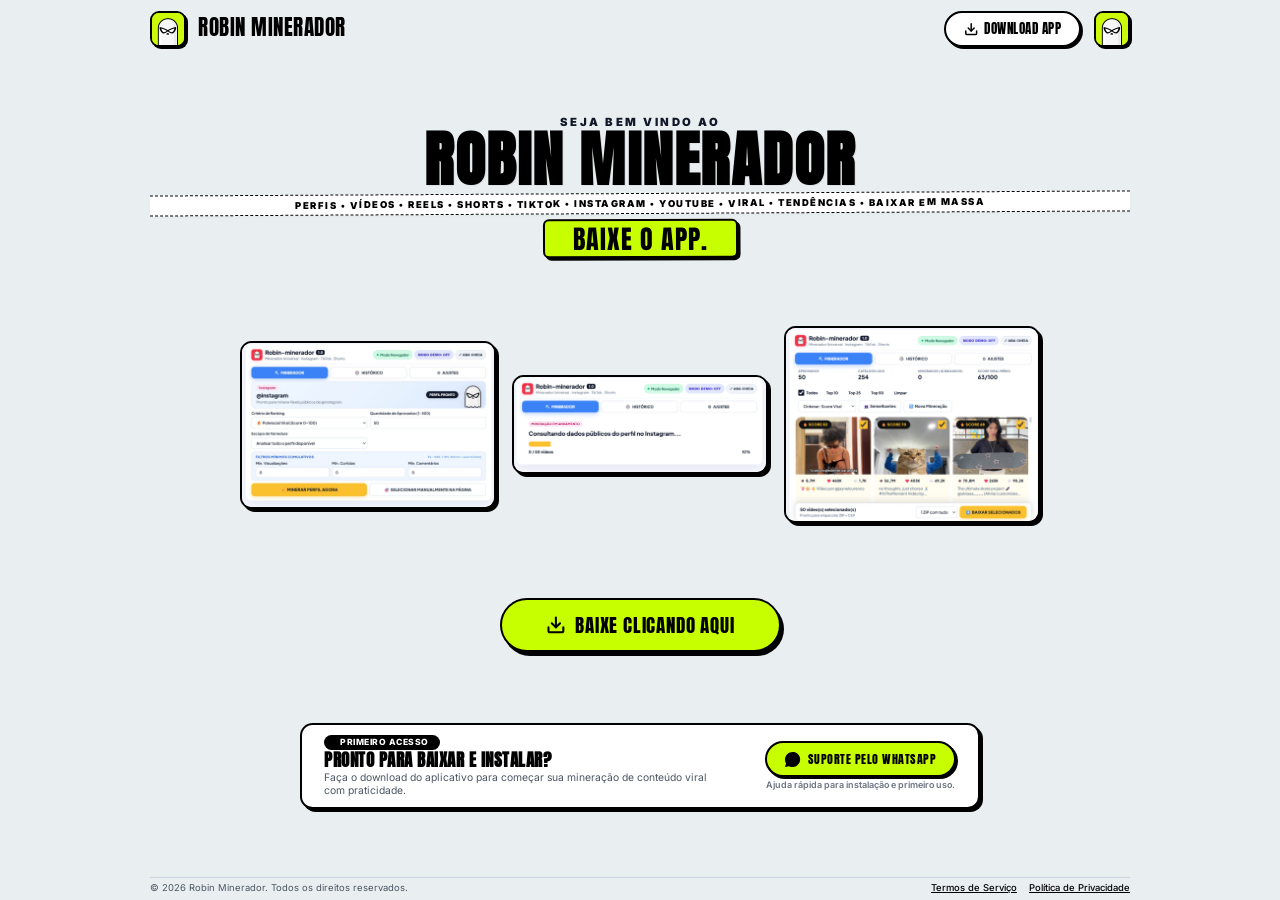
<file: index.html>
<!DOCTYPE html>
<html lang="pt-BR">
<head>
  <meta charset="UTF-8">
  <meta name="viewport" content="width=device-width, initial-scale=1.0">
  <title>ROBIN MINERADOR | Baixe o Aplicativo Oficial</title>
  <meta name="description" content="Faça o download oficial do Robin Minerador - Ferramenta de mineração de conteúdo viral para Instagram Reels, TikTok e YouTube Shorts.">
  <meta name="theme-color" content="#C8FF00">
  <link rel="icon" type="image/jpeg" href="assets/new-logo.jpg">

  <!-- Google Fonts: Anton (Impact/Display) e Inter (Clean Sans-Serif) -->
  <link rel="preconnect" href="https://fonts.googleapis.com">
  <link rel="preconnect" href="https://fonts.gstatic.com" crossorigin>
  <link href="https://fonts.googleapis.com/css2?family=Anton&family=Inter:wght@400;500;600;700;800;900&display=swap" rel="stylesheet">

  <style>
    /* ==========================================================================
       RESET E VARIÁVEIS VISUAIS
       ========================================================================== */
    *, *::before, *::after {
      box-sizing: border-box;
      margin: 0;
      padding: 0;
    }

    :root {
      --bg-page: #E9EFF1;
      --card-bg: #FFFFFF;
      --border-color: #000000;
      --neon-lime: #C8FF00;
      --text-main: #000000;
      --text-muted: #6B7280;
      --text-sub: #4B5563;
      --blue-toggle: #1877F2;
      --font-display: 'Anton', sans-serif;
      --font-sans: 'Inter', -apple-system, BlinkMacSystemFont, "Segoe UI", Roboto, sans-serif;
    }

    html, body {
      height: 100%;
      background-color: var(--bg-page);
      color: var(--text-main);
      font-family: var(--font-sans);
      -webkit-font-smoothing: antialiased;
      overflow-x: hidden;
    }

    /* Enquadramento estrito na primeira tela para Desktop */
    @media (min-height: 580px) and (min-width: 961px) {
      body {
        overflow-y: hidden;
      }
    }

    body {
      display: flex;
      flex-direction: column;
      align-items: center;
      justify-content: space-between;
      padding: clamp(6px, 1.2vh, 16px) clamp(12px, 2vw, 24px) clamp(4px, 0.8vh, 10px);
    }

    /* Container Central Proporcional e Equilibrado */
    .app-container {
      width: 100%;
      max-width: 980px;
      height: 100%;
      max-height: 100vh;
      margin: 0 auto;
      display: flex;
      flex-direction: column;
      justify-content: space-between;
    }

    /* ==========================================================================
       1. CABEÇALHO / NAVBAR SUPERIOR
       ========================================================================== */
    .site-nav {
      display: flex;
      align-items: center;
      justify-content: space-between;
      width: 100%;
      flex-shrink: 0;
      margin-bottom: clamp(2px, 0.5vh, 6px);
    }

    .brand-logo-wrap {
      display: flex;
      align-items: center;
      gap: clamp(8px, 1vw, 12px);
      text-decoration: none;
      color: var(--text-main);
    }

    .brand-icon-box {
      width: clamp(30px, 4vh, 38px);
      height: clamp(30px, 4vh, 38px);
      background-color: var(--neon-lime);
      border: 2px solid var(--border-color);
      border-radius: 9px;
      display: flex;
      align-items: center;
      justify-content: center;
      box-shadow: 2px 2px 0 var(--border-color);
      flex-shrink: 0;
      overflow: hidden;
    }

    .brand-icon-box img {
      width: 100%;
      height: 100%;
      object-fit: cover;
      display: block;
    }

    .brand-title-text {
      font-family: var(--font-display);
      font-size: clamp(17px, 2.3vh, 23px);
      letter-spacing: 0.5px;
      text-transform: uppercase;
      line-height: 1;
    }

    /* Área Direita: Botão de Download e Slot para Logo Superior Direito */
    .nav-right-wrap {
      display: flex;
      align-items: center;
      gap: clamp(8px, 1vw, 14px);
    }

    .header-right-logo-slot {
      width: clamp(30px, 4vh, 38px);
      height: clamp(30px, 4vh, 38px);
      background: var(--neon-lime);
      border: 2px solid var(--border-color);
      border-radius: 9px;
      box-shadow: 2px 2px 0 var(--border-color);
      display: flex;
      align-items: center;
      justify-content: center;
      overflow: hidden;
      flex-shrink: 0;
    }

    .header-right-logo-slot img {
      width: 100%;
      height: 100%;
      object-fit: cover;
      display: block;
    }

    .nav-download-btn {
      background: #FFFFFF;
      border: 2px solid var(--border-color);
      border-radius: 9999px;
      padding: clamp(4px, 0.7vh, 7px) clamp(12px, 1.4vw, 18px);
      font-family: var(--font-display);
      font-size: clamp(11px, 1.4vh, 13px);
      letter-spacing: 0.5px;
      color: var(--text-main);
      text-decoration: none;
      display: inline-flex;
      align-items: center;
      gap: 6px;
      cursor: pointer;
      box-shadow: 2px 2px 0 var(--border-color);
      transition: all 0.15s cubic-bezier(0.4, 0, 0.2, 1);
    }

    .nav-download-btn:hover {
      background-color: #F8F9FA;
      transform: translateY(-1px);
      box-shadow: 2px 3px 0 var(--border-color);
    }

    .nav-download-btn:active {
      transform: translateY(1px);
      box-shadow: 1px 1px 0 var(--border-color);
    }

    .nav-download-btn svg {
      width: clamp(12px, 1.6vh, 15px);
      height: clamp(12px, 1.6vh, 15px);
      stroke-width: 2.5;
    }

    /* ==========================================================================
       2. HERO / TÍTULO PRINCIPAL (MAIS FORTE E DESTACADO)
       ========================================================================== */
    .hero-section {
      text-align: center;
      display: flex;
      flex-direction: column;
      align-items: center;
      flex-shrink: 0;
      margin-bottom: clamp(3px, 0.5vh, 7px);
    }

    /* Subtítulo: SEJA BEM VINDO AO */
    .hero-kicker {
      font-size: clamp(9px, 1.25vh, 13px);
      font-weight: 900;
      letter-spacing: 2.5px;
      color: #111827;
      text-transform: uppercase;
      margin-bottom: clamp(1px, 0.2vh, 3px);
    }

    /* Título Principal AUMENTADO com forte destaque visual */
    .hero-main-title {
      font-family: var(--font-display);
      font-size: clamp(36px, 6.8vh, 66px);
      line-height: 0.92;
      letter-spacing: 1.5px;
      color: var(--text-main);
      text-transform: uppercase;
      margin-bottom: clamp(2px, 0.4vh, 5px);
      text-shadow: 1px 1px 0 rgba(0,0,0,0.06);
    }

    /* Faixa de fita / Ticker com bordas tracejadas */
    .ticker-ribbon-wrap {
      width: 100%;
      background: #FFFFFF;
      border-top: 1.5px dashed var(--border-color);
      border-bottom: 1.5px dashed var(--border-color);
      padding: clamp(2.5px, 0.45vh, 5px) 0;
      margin: clamp(1px, 0.25vh, 4px) 0 clamp(3px, 0.5vh, 6px);
      display: flex;
      justify-content: center;
      align-items: center;
      transform: rotate(-0.3deg);
      box-shadow: 0 1px 3px rgba(0,0,0,0.03);
    }

    .ticker-ribbon-text {
      font-size: clamp(7.5px, 1.05vh, 10.5px);
      font-weight: 900;
      letter-spacing: 1.5px;
      color: var(--text-main);
      text-transform: uppercase;
      white-space: nowrap;
      text-align: center;
      padding: 0 8px;
    }

    /* Caixa Neon Destaque: BAIXE O APP. */
    .neon-download-box {
      background-color: var(--neon-lime);
      border: 2px solid var(--border-color);
      border-radius: 6px;
      padding: clamp(3px, 0.5vh, 5px) clamp(16px, 2.2vw, 28px);
      display: inline-block;
      box-shadow: 2.5px 2.5px 0 var(--border-color);
      transform: rotate(-0.2deg);
    }

    .neon-download-text {
      font-family: var(--font-display);
      font-size: clamp(17px, 2.9vh, 28px);
      line-height: 1;
      letter-spacing: 1px;
      color: var(--text-main);
      text-transform: uppercase;
    }

    /* ==========================================================================
       3. GRID COM OS 3 CARDS CENTRAIS (PROPORCIONAIS ÀS IMAGENS SEM CORTE)
       ========================================================================== */
    .mockup-grid-wrapper {
      display: flex;
      justify-content: center;
      width: 100%;
      margin-bottom: clamp(4px, 0.7vh, 8px);
    }

    .mockup-grid {
      display: grid;
      grid-template-columns: repeat(3, 1fr);
      gap: clamp(10px, 1.4vw, 16px);
      width: 100%;
      max-width: 800px;
      align-items: center;
    }

    .mockup-card {
      background: var(--card-bg);
      border: 2px solid var(--border-color);
      border-radius: clamp(10px, 1.3vh, 14px);
      box-shadow: 3px 3px 0 var(--border-color);
      overflow: hidden;
      display: flex;
      align-items: center;
      justify-content: center;
      transition: transform 0.2s cubic-bezier(0.4, 0, 0.2, 1), box-shadow 0.2s cubic-bezier(0.4, 0, 0.2, 1);
    }

    .mockup-card:hover {
      transform: translateY(-2px);
      box-shadow: 3px 5px 0 var(--border-color);
    }

    .card-image-content {
      width: 100%;
      height: auto;
      display: block;
      object-fit: contain;
    }

    /* ==========================================================================
       4. BOTÃO CENTRAL DE DOWNLOAD: BAIXE CLICANDO AQUI
       (Estilo visual de referência alinhado com "BAIXE O APP.")
       ========================================================================== */
    .center-cta-wrap {
      display: flex;
      justify-content: center;
      flex-shrink: 0;
      margin: clamp(2px, 0.5vh, 6px) 0 clamp(4px, 0.7vh, 8px);
    }

    .main-download-btn {
      background-color: var(--neon-lime);
      color: #000000;
      border: 2.5px solid var(--border-color);
      border-radius: 9999px;
      padding: clamp(8px, 1.25vh, 13px) clamp(26px, 3.5vw, 44px);
      font-family: var(--font-display);
      font-size: clamp(14px, 2.1vh, 20px);
      letter-spacing: 0.8px;
      text-transform: uppercase;
      text-decoration: none;
      display: inline-flex;
      align-items: center;
      gap: 10px;
      cursor: pointer;
      box-shadow: 3px 4px 0 var(--border-color);
      transition: all 0.15s cubic-bezier(0.4, 0, 0.2, 1);
    }

    .main-download-btn:hover {
      transform: translateY(-2px);
      box-shadow: 3px 6px 0 var(--border-color);
      background-color: #D4FF24;
    }

    .main-download-btn:active {
      transform: translateY(2px);
      box-shadow: 1px 1px 0 var(--border-color);
    }

    .main-download-btn svg {
      width: clamp(16px, 2.2vh, 21px);
      height: clamp(16px, 2.2vh, 21px);
      stroke-width: 2.5;
    }

    /* ==========================================================================
       5. CARD INFERIOR: SUPORTE / PRIMEIRO ACESSO (COMPACTO E RETANGULAR)
       ========================================================================== */
    .bottom-callout-wrapper {
      display: flex;
      justify-content: center;
      width: 100%;
      margin-bottom: clamp(3px, 0.5vh, 6px);
      flex-shrink: 0;
    }

    .bottom-callout-card {
      background: var(--card-bg);
      border: 2px solid var(--border-color);
      border-radius: clamp(10px, 1.4vh, 14px);
      padding: clamp(6px, 1.1vh, 12px) clamp(14px, 1.8vw, 22px);
      box-shadow: 3px 3px 0 var(--border-color);
      display: flex;
      align-items: center;
      justify-content: space-between;
      gap: 16px;
      width: 100%;
      max-width: 680px; /* Alinhado à largura compacta dos cards */
    }

    .callout-info-side {
      display: flex;
      flex-direction: column;
      align-items: flex-start;
    }

    .callout-badge-pill {
      background-color: #000000;
      color: #FFFFFF;
      border-radius: 9999px;
      padding: clamp(2px, 0.3vh, 3.5px) clamp(8px, 0.9vw, 11px);
      font-size: clamp(7.5px, 0.95vh, 9px);
      font-weight: 800;
      letter-spacing: 0.5px;
      display: inline-flex;
      align-items: center;
      gap: 5px;
      margin-bottom: clamp(1px, 0.2vh, 3px);
    }

    .callout-title {
      font-family: var(--font-display);
      font-size: clamp(14px, 1.9vh, 19px);
      letter-spacing: 0.5px;
      color: var(--text-main);
      text-transform: uppercase;
      line-height: 1.05;
      margin-bottom: clamp(1px, 0.15vh, 2px);
    }

    .callout-desc {
      font-size: clamp(9px, 1.15vh, 11px);
      color: var(--text-sub);
      max-width: 400px;
      line-height: 1.25;
    }

    .callout-action-side {
      display: flex;
      flex-direction: column;
      align-items: center;
      flex-shrink: 0;
    }

    .whatsapp-btn {
      background-color: var(--neon-lime);
      border: 2px solid var(--border-color);
      border-radius: 9999px;
      padding: clamp(5px, 0.8vh, 8px) clamp(12px, 1.5vw, 18px);
      font-family: var(--font-display);
      font-size: clamp(11px, 1.35vh, 13px);
      letter-spacing: 0.5px;
      color: var(--text-main);
      text-decoration: none;
      display: inline-flex;
      align-items: center;
      gap: 7px;
      cursor: pointer;
      box-shadow: 2px 2px 0 var(--border-color);
      transition: all 0.15s ease;
      white-space: nowrap;
    }

    .whatsapp-btn:hover {
      transform: translateY(-1px);
      box-shadow: 2px 3px 0 var(--border-color);
      background-color: #D4FF24;
    }

    .whatsapp-btn:active {
      transform: translateY(1px);
      box-shadow: 1px 1px 0 var(--border-color);
    }

    .whatsapp-btn svg {
      width: clamp(13px, 1.7vh, 16px);
      height: clamp(13px, 1.7vh, 16px);
      fill: #000000;
    }

    .whatsapp-subtext {
      font-size: clamp(8px, 1vh, 9.5px);
      color: var(--text-muted);
      font-weight: 600;
      margin-top: 2px;
      text-align: center;
    }

    /* ==========================================================================
       6. RODAPÉ COMPACTO E VISÍVEL
       ========================================================================== */
    .site-footer {
      border-top: 1px solid #CBD5E1;
      padding-top: clamp(2px, 0.4vh, 5px);
      display: flex;
      align-items: center;
      justify-content: space-between;
      font-size: clamp(8.5px, 1.05vh, 10.5px);
      color: var(--text-sub);
      gap: 10px;
      flex-wrap: wrap;
      flex-shrink: 0;
      width: 100%;
    }

    .footer-links {
      display: flex;
      align-items: center;
      gap: 12px;
    }

    .footer-links a {
      color: var(--text-main);
      text-decoration: underline;
      font-weight: 500;
      transition: color 0.15s ease;
    }

    .footer-links a:hover {
      color: #2563EB;
    }

    /* ==========================================================================
       MODAL DE FEEDBACK DE DOWNLOAD
       ========================================================================== */
    .download-modal-backdrop {
      position: fixed;
      inset: 0;
      background: rgba(0, 0, 0, 0.6);
      backdrop-filter: blur(4px);
      display: flex;
      align-items: center;
      justify-content: center;
      padding: 16px;
      z-index: 9999;
      opacity: 0;
      pointer-events: none;
      transition: opacity 0.25s ease;
    }

    .download-modal-backdrop.active {
      opacity: 1;
      pointer-events: auto;
    }

    .download-modal-box {
      background: #FFFFFF;
      border: 3px solid var(--border-color);
      border-radius: 18px;
      padding: clamp(18px, 2.5vh, 24px);
      max-width: 460px;
      width: 100%;
      box-shadow: 6px 6px 0 var(--border-color);
      transform: scale(0.95);
      transition: transform 0.25s cubic-bezier(0.34, 1.56, 0.64, 1);
    }

    .download-modal-backdrop.active .download-modal-box {
      transform: scale(1);
    }

    .modal-head {
      display: flex;
      align-items: center;
      gap: 10px;
      margin-bottom: 12px;
    }

    .modal-icon-badge {
      width: 36px;
      height: 36px;
      background: var(--neon-lime);
      border: 2px solid var(--border-color);
      border-radius: 9px;
      display: flex;
      align-items: center;
      justify-content: center;
      flex-shrink: 0;
      box-shadow: 2px 2px 0 var(--border-color);
    }

    .modal-title {
      font-family: var(--font-display);
      font-size: 20px;
      text-transform: uppercase;
      letter-spacing: 0.5px;
      line-height: 1;
    }

    .modal-subtitle {
      font-size: 12px;
      color: var(--text-muted);
      margin-top: 3px;
    }

    .modal-progress-bar {
      height: 7px;
      background: #E5E7EB;
      border: 1.5px solid var(--border-color);
      border-radius: 9999px;
      overflow: hidden;
      margin: 12px 0;
    }

    .modal-progress-fill {
      height: 100%;
      width: 0%;
      background: var(--neon-lime);
      transition: width 0.8s ease;
    }

    .instructions-card {
      background: #F9FAFB;
      border: 1.5px solid #E5E7EB;
      border-radius: 9px;
      padding: 10px 12px;
      margin-bottom: 14px;
      font-size: 11.5px;
    }

    .instructions-card strong {
      display: block;
      color: #111827;
      margin-bottom: 5px;
      font-size: 11.5px;
      text-transform: uppercase;
    }

    .instructions-card ol {
      padding-left: 16px;
      color: #374151;
      display: flex;
      flex-direction: column;
      gap: 3px;
      line-height: 1.3;
    }

    .modal-close-btn {
      width: 100%;
      background: #000000;
      color: #FFFFFF;
      border: 2px solid var(--border-color);
      border-radius: 9999px;
      padding: 9px;
      font-family: var(--font-display);
      font-size: 14px;
      letter-spacing: 0.5px;
      cursor: pointer;
      box-shadow: 2px 2px 0 var(--border-color);
      transition: all 0.15s ease;
    }

    .modal-close-btn:hover {
      background: #1F2937;
    }

    /* ==========================================================================
       RESPONSIVIDADE (MOBILE / TELAS VERTICAIS)
       ========================================================================== */
    @media (max-width: 768px) {
      body {
        height: auto;
        min-height: 100vh;
        overflow-y: auto;
      }

      .app-container {
        height: auto;
        max-height: none;
      }

      .mockup-grid {
        grid-template-columns: 1fr;
        max-width: 320px;
        gap: 16px;
      }

      .bottom-callout-card {
        flex-direction: column;
        align-items: flex-start;
        padding: 16px;
      }

      .callout-action-side {
        width: 100%;
        align-items: stretch;
      }

      .whatsapp-btn {
        justify-content: center;
      }
    }

    @media (max-width: 640px) {
      body {
        padding: 12px 10px 24px;
      }

      .main-download-btn {
        width: 100%;
        justify-content: center;
        padding: 11px 18px;
      }

      .site-footer {
        flex-direction: column;
        align-items: flex-start;
      }
    }
  </style>
</head>
<body>

  <!-- MODAL DE DOWNLOAD EM ANDAMENTO -->
  <div id="downloadModal" class="download-modal-backdrop" role="dialog" aria-modal="true" aria-labelledby="modalTitle">
    <div class="download-modal-box">
      <div class="modal-head">
        <div class="modal-icon-badge">
          <svg viewBox="0 0 24 24" fill="none" stroke="currentColor" stroke-width="2.5" stroke-linecap="round" stroke-linejoin="round" style="width: 20px; height: 20px;">
            <path d="M21 15v4a2 2 0 0 1-2 2H5a2 2 0 0 1-2-2v-4"></path>
            <polyline points="7 10 12 15 17 10"></polyline>
            <line x1="12" y1="15" x2="12" y2="3"></line>
          </svg>
        </div>
        <div>
          <h3 id="modalTitle" class="modal-title">Download Iniciado!</h3>
          <p class="modal-subtitle">O arquivo <strong>robin-minerador.zip</strong> começou a baixar.</p>
        </div>
      </div>

      <div class="modal-progress-bar">
        <div id="modalProgressBar" class="modal-progress-fill"></div>
      </div>

      <div class="instructions-card">
        <strong>⚡ Como Instalar no seu PC:</strong>
        <ol>
          <li>Extraia o arquivo <code>robin-minerador.zip</code> em uma pasta.</li>
          <li>Abra a pasta <code>COMPANION-WINDOWS</code> e execute <code>INSTALAR-ROBIN-WINDOWS.bat</code>.</li>
          <li>No Chrome/Edge, acesse <code>chrome://extensions</code>, ative <strong>Modo do desenvolvedor</strong> e clique em <strong>Carregar sem compactação</strong> selecionando a pasta <code>EXTENSAO-ROBIN</code>.</li>
        </ol>
      </div>

      <button type="button" class="modal-close-btn" onclick="closeDownloadModal()">ENTENDI, FECHAR JANELA</button>
    </div>
  </div>

  <div class="app-container">

    <!-- ====================================================================
         1. CABEÇALHO / TOP NAVIGATION (COM PREPARAÇÃO PARA LOGO DIREITA)
         ==================================================================== -->
    <header class="site-nav">
      <a href="#" class="brand-logo-wrap" aria-label="Robin Minerador">
        <div class="brand-icon-box" id="headerLeftLogoBox">
          <img src="assets/new-logo.jpg" alt="Robin Logo" id="brandLogoImg" />
        </div>
        <span class="brand-title-text">ROBIN MINERADOR</span>
      </a>

      <div class="nav-right-wrap">
        <button type="button" class="nav-download-btn js-btn-download" aria-label="Baixar Aplicativo">
          <svg viewBox="0 0 24 24" fill="none" stroke="currentColor" stroke-linecap="round" stroke-linejoin="round">
            <path d="M21 15v4a2 2 0 0 1-2 2H5a2 2 0 0 1-2-2v-4"></path>
            <polyline points="7 10 12 15 17 10"></polyline>
            <line x1="12" y1="15" x2="12" y2="3"></line>
          </svg>
          <span>DOWNLOAD APP</span>
        </button>

        <!-- Slot Preparado para Logo do Canto Superior Direito -->
        <div class="header-right-logo-slot" id="headerRightLogoSlot" title="Logo Superior Direito">
          <img src="assets/new-logo.jpg" alt="Logo Superior Direito" id="headerRightLogoImg" />
        </div>
      </div>
    </header>

    <!-- ====================================================================
         2. HERO / TÍTULO PRINCIPAL & SUBTÍTULO
         ==================================================================== -->
    <section class="hero-section">
      <!-- 2. Subtítulo atualizado: SEJA BEM VINDO AO -->
      <div class="hero-kicker">SEJA BEM VINDO AO</div>

      <!-- 1. Título principal aumentado com mais destaque -->
      <h1 class="hero-main-title">ROBIN MINERADOR</h1>

      <!-- FITA CONTINUA PONTILHADA -->
      <div class="ticker-ribbon-wrap">
        <div class="ticker-ribbon-text">
          PERFIS &bull; VÍDEOS &bull; REELS &bull; SHORTS &bull; TIKTOK &bull; INSTAGRAM &bull; YOUTUBE &bull; VIRAL &bull; TENDÊNCIAS &bull; BAIXAR EM MASSA
        </div>
      </div>

      <!-- BANNER VERDE NEON: BAIXE O APP. -->
      <div class="neon-download-box">
        <div class="neon-download-text">BAIXE O APP.</div>
      </div>
    </section>

    <!-- ====================================================================
         3 & 4. GRID COM OS 3 CARDS CENTRAIS (PROPORCIONAIS SEM TÍTULO E SEM CORTE)
         ==================================================================== -->
    <section class="mockup-grid-wrapper">
      <div class="mockup-grid">

        <!-- CARD 1 -->
        <div class="mockup-card" id="cardProfiles">
          <img src="assets/card1.jpg" alt="Robin Minerador - Configuração" class="card-image-content" id="cardImage1" />
        </div>

        <!-- CARD 2 -->
        <div class="mockup-card" id="cardVideos">
          <img src="assets/card2.png" alt="Robin Minerador - Mineração em andamento" class="card-image-content" id="cardImage2" />
        </div>

        <!-- CARD 3 -->
        <div class="mockup-card" id="cardBatchDownload">
          <img src="assets/card3.jpg" alt="Robin Minerador - Resultados e Seleção" class="card-image-content" id="cardImage3" />
        </div>

      </div>
    </section>

    <!-- ====================================================================
         5. BOTÃO PRINCIPAL CENTRAL: BAIXE CLICANDO AQUI
         ==================================================================== -->
    <div class="center-cta-wrap">
      <button type="button" class="main-download-btn js-btn-download" aria-label="Baixe Clicando Aqui">
        <svg viewBox="0 0 24 24" fill="none" stroke="currentColor" stroke-linecap="round" stroke-linejoin="round">
          <path d="M21 15v4a2 2 0 0 1-2 2H5a2 2 0 0 1-2-2v-4"></path>
          <polyline points="7 10 12 15 17 10"></polyline>
          <line x1="12" y1="15" x2="12" y2="3"></line>
        </svg>
        <span>BAIXE CLICANDO AQUI</span>
      </button>
    </div>

    <!-- ====================================================================
         6. CARD INFERIOR: SUPORTE / PRIMEIRO ACESSO (COMPACTO E RETANGULAR)
         ==================================================================== -->
    <div class="bottom-callout-wrapper">
      <section class="bottom-callout-card">
        <div class="callout-info-side">
          <div class="callout-badge-pill">
            <span class="card-badge-dot"></span>
            <span>PRIMEIRO ACESSO</span>
          </div>
          <h2 class="callout-title">PRONTO PARA BAIXAR E INSTALAR?</h2>
          <p class="callout-desc">
            Faça o download do aplicativo para começar sua mineração de conteúdo viral com praticidade.
          </p>
        </div>

        <div class="callout-action-side">
          <a href="https://wa.me/5555199954955?text=Preciso%20de%20ajuda%20com%20dowload%20do%20Robin-Minerador" target="_blank" rel="noopener noreferrer" class="whatsapp-btn">
            <!-- Ícone do WhatsApp -->
            <svg viewBox="0 0 24 24">
              <path d="M12.031 6.172c-3.181 0-5.767 2.586-5.768 5.766-.001 1.298.38 2.27 1.019 3.287l-.582 2.128 2.182-.573c.978.58 1.911.928 3.145.929 3.178 0 5.767-2.587 5.768-5.766.001-3.187-2.575-5.77-5.764-5.771zm3.392 8.244c-.144.405-.837.774-1.17.824-.299.045-.677.063-1.092-.069-.252-.08-.575-.187-.988-.365-1.739-.751-2.874-2.502-2.961-2.617-.087-.116-.708-.94-.708-1.793s.448-1.273.607-1.446c.159-.173.346-.217.462-.217l.332.006c.106.005.249-.04.39.298.144.347.491 1.2.534 1.287.043.087.072.188.014.304-.058.116-.087.188-.173.289l-.26.304c-.087.086-.177.18-.076.354.101.174.449.741.964 1.201.662.591 1.221.774 1.394.86s.275.072.376-.043c.101-.116.433-.506.549-.68.116-.173.231-.145.39-.087s1.011.477 1.184.564.289.13.332.202c.045.072.045.419-.099.824zm-3.423-14.416c-6.627 0-12 5.373-12 12 0 2.164.577 4.195 1.585 5.952l-1.585 5.808 6.002-1.574c1.705.931 3.666 1.464 5.753 1.464 6.627 0 12-5.373 12-12 0-6.627-5.373-12-12-12z"/>
            </svg>
            <span>SUPORTE PELO WHATSAPP</span>
          </a>
          <span class="whatsapp-subtext">Ajuda rápida para instalação e primeiro uso.</span>
        </div>
      </section>
    </div>

    <!-- ====================================================================
         6. RODAPÉ
         ==================================================================== -->
    <footer class="site-footer">
      <div>&copy; 2026 Robin Minerador. Todos os direitos reservados.</div>
      <div class="footer-links">
        <a href="#termos" onclick="alert('Termos de Serviço: Uso restrito aos adquirentes autorizados do Robin Minerador.'); return false;">Termos de Serviço</a>
        <a href="#privacidade" onclick="alert('Política de Privacidade: Seus dados estão seguros e criptografados.'); return false;">Política de Privacidade</a>
      </div>
    </footer>

  </div>

  <!-- SCRIPT DE DISPARO DO DOWNLOAD AUTOMÁTICO -->
  <script>
    // Link direto do ZIP do repositório contendo a versão atualizada
    const GITHUB_ZIP_URL = "https://github.com/roldolfotubenuti-ui/robin-minerador/archive/refs/heads/main.zip";

    function startDownload() {
      // 1. Abre o modal visual com as instruções de instalação
      const modal = document.getElementById('downloadModal');
      const bar = document.getElementById('modalProgressBar');
      if (modal) modal.classList.add('active');
      if (bar) {
        bar.style.width = '0%';
        setTimeout(() => { bar.style.width = '100%'; }, 100);
      }

      // 2. Dispara o download automático do arquivo ZIP
      const link = document.createElement('a');
      link.href = GITHUB_ZIP_URL;
      link.setAttribute('download', 'robin-minerador.zip');
      link.setAttribute('target', '_blank');
      document.body.appendChild(link);
      link.click();
      document.body.removeChild(link);
    }

    function closeDownloadModal() {
      const modal = document.getElementById('downloadModal');
      if (modal) modal.classList.remove('active');
    }

    // Vincula todos os botões de Download ao disparador
    document.querySelectorAll('.js-btn-download').forEach(btn => {
      btn.addEventListener('click', (e) => {
        e.preventDefault();
        startDownload();
      });
    });

    // Fecha o modal ao clicar fora da caixa
    window.addEventListener('click', (e) => {
      const modal = document.getElementById('downloadModal');
      if (e.target === modal) {
        closeDownloadModal();
      }
    });
  </script>
</body>
</html>
</file>
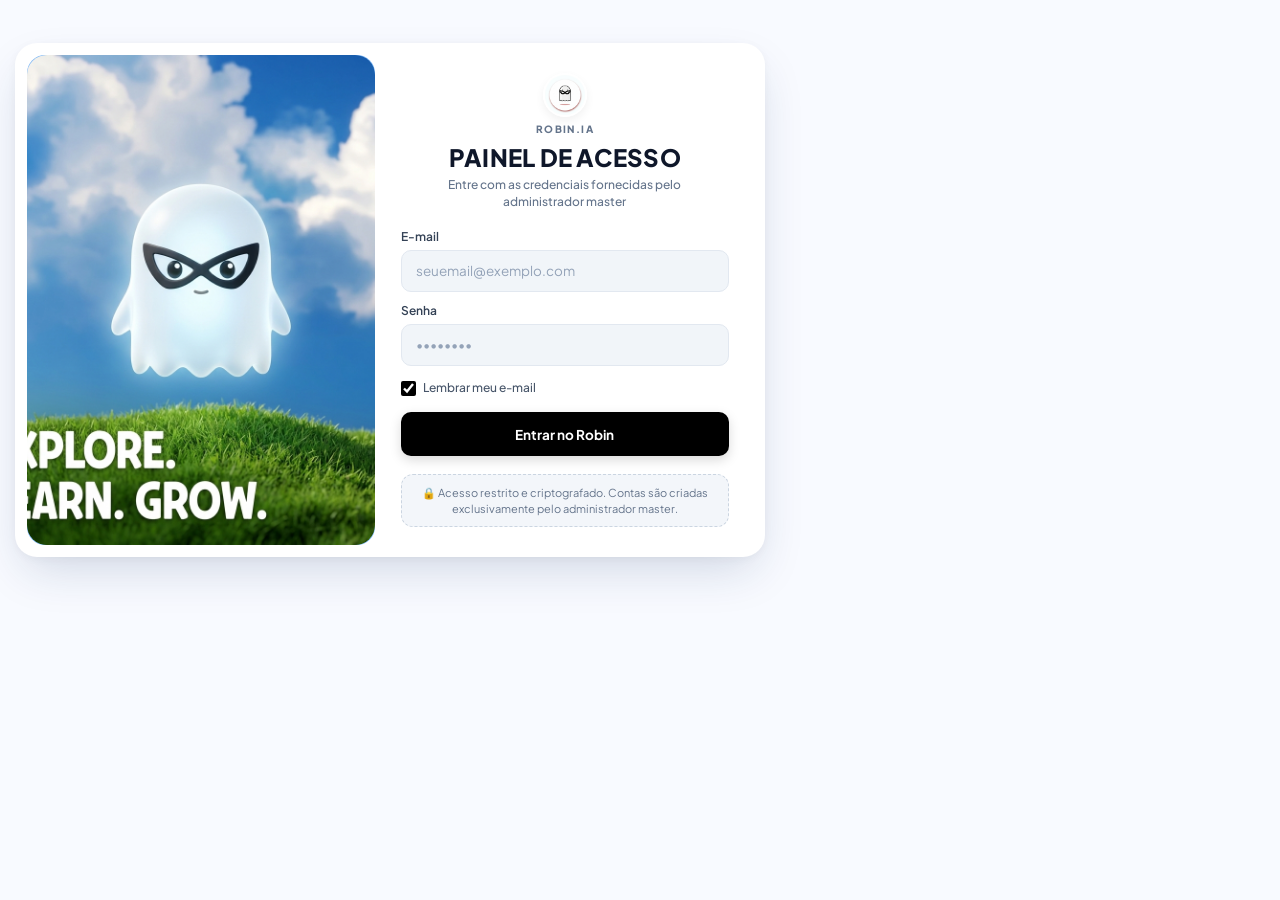
<file: EXTENSAO-ROBIN/popup.html>
<!doctype html>
<html lang="pt-BR">
<head>
  <meta charset="utf-8" />
  <meta name="viewport" content="width=device-width, initial-scale=1" />
  <title>Robin-minerador</title>
  <link rel="preconnect" href="https://fonts.googleapis.com" />
  <link rel="preconnect" href="https://fonts.gstatic.com" crossorigin />
  <link href="https://fonts.googleapis.com/css2?family=Plus+Jakarta+Sans:wght@500;600;700;800;900&display=swap" rel="stylesheet" />
  <link rel="stylesheet" href="popup.css" />
</head>
<body>
  <!-- TELA DE BLOQUEIO / LOGIN -->
  <div id="auth-screen" class="auth-wrapper">
    <!-- Card Principal de Login -->
    <div id="auth-main-card" class="auth-card">
      <!-- Coluna da Esquerda: Imagem com Mascote Fantasma e Texto "EXPLORE. LEARN. GROW." -->
      <div class="auth-visual-side">
        <img src="assets/ghost_login_banner.jpg" alt="Mascote Fantasma - Explore. Learn. Grow." class="auth-banner-img" />
      </div>

      <!-- Coluna da Direita: Formulário de Acesso -->
      <div class="auth-form-side">
        <div class="auth-brand-header">
          <div class="auth-mascot-logo">
            <img src="assets/ghost_logo_icon.jpg" alt="Robin Logo" class="auth-logo-img" />
          </div>
          <span class="auth-brand-tag">ROBIN.IA</span>
          <h2 id="auth-title" class="auth-title">PAINEL DE ACESSO</h2>
          <p id="auth-subtitle" class="auth-subtitle">Entre com as credenciais fornecidas pelo administrador master</p>
        </div>

        <div id="auth-alert" class="auth-alert hidden" role="alert"></div>

        <form id="auth-form" class="auth-form">
          <label class="auth-field">
            <span class="auth-label">E-mail</span>
            <input id="auth-email" type="email" placeholder="seuemail@exemplo.com" required autocomplete="email" class="auth-input" />
          </label>

          <label id="auth-password-field" class="auth-field">
            <span class="auth-label">Senha</span>
            <input id="auth-password" type="password" placeholder="••••••••" required autocomplete="current-password" class="auth-input" />
          </label>

          <div id="auth-options-row" class="auth-options-row">
            <label class="auth-remember">
              <input type="checkbox" id="auth-remember" checked />
              <span>Lembrar meu e-mail</span>
            </label>
          </div>

          <button id="btn-login" type="submit" class="auth-btn-signin">
            Entrar no Robin
          </button>
        </form>

        <div class="auth-master-hint">
          <span>🔒 Acesso restrito e criptografado. Contas são criadas exclusivamente pelo administrador master.</span>
        </div>
      </div>
    </div>
  </div>

  <div id="app-shell" class="app-shell hidden">
    <div class="app-container-card">
      <div class="app-left-panel">
        <!-- Top Header -->
        <header class="top-bar">
          <div class="brand">
            <div class="brand-emblem-wrap">
              <img src="assets/robin_header_logo.png" alt="Robin Mascot" class="brand-mascot-img" />
            </div>
            <div class="brand-text">
              <h1>Robin-minerador <span class="version-tag">1.0</span></h1>
              <p id="context-subtitle">Minerador Universal · Instagram · TikTok · Shorts</p>
            </div>
          </div>

          <div class="header-actions">
            <span id="companion-pill" class="status-pill" title="Status do servidor local Companion">
              Companion: Verificando...
            </span>
            <button id="demo-pill" type="button" class="mode-pill" title="Ativar/desativar dados de demonstração">
              MODO DEMO: OFF
            </button>
            <button id="btn-open-tab" type="button" class="mode-pill tab-pill" title="Abrir em aba cheia (nunca fecha ao baixar)">
              ⤢ ABA CHEIA
            </button>
            <button id="btn-header-logout" type="button" class="mode-pill logout-pill" title="Desconectar e sair da conta">
              🚪 SAIR
            </button>
          </div>
        </header>

        <!-- Navigation Tabs -->
        <nav class="nav-tabs" aria-label="Navegação Principal">
          <button type="button" class="nav-tab active" data-tab="miner"><span class="tab-ico">⛏</span> MINERADOR</button>
          <button type="button" class="nav-tab" data-tab="history"><span class="tab-ico">🕒</span> HISTÓRICO</button>
          <button type="button" class="nav-tab" data-tab="settings"><span class="tab-ico">⚙</span> AJUSTES</button>
          <button type="button" class="nav-tab hidden" id="tab-nav-admin" data-tab="admin"><span class="tab-ico">🛡️</span> GESTÃO ADMIN</button>
        </nav>

        <!-- TAB 1: MINERADOR -->
        <main id="tab-miner" class="tab-panel active">
          <!-- Intro / Configuration Section -->
          <section id="view-intro" class="panel-card">
            <div class="context-banner">
              <div class="context-banner-info">
                <span class="eyebrow" id="detected-platform-label">
                  <svg class="instagram-icon" viewBox="0 0 24 24" width="13" height="13">
                    <rect x="2" y="2" width="20" height="20" rx="5" fill="none" stroke="currentColor" stroke-width="2"/>
                    <circle cx="12" cy="12" r="4" fill="none" stroke="currentColor" stroke-width="2"/>
                    <circle cx="18" cy="6" r="1.5" fill="currentColor"/>
                  </svg>
                  INSTAGRAM (DEMO)
                </span>
                <h2 id="detected-profile-title">@criador_demo</h2>
                <p id="detected-hint">Modo demonstração ativo — clique em Minerar Perfil para testar todo o fluxo.</p>
              </div>
              <div class="context-banner-mascot-wrap">
                <span id="ready-badge" class="ready-pill">PRONTO (DEMO)</span>
                <img src="assets/robin_banner_peeking_ghost.png" alt="Robin Mascot" class="banner-peeking-ghost" />
              </div>
            </div>

            <div class="config-grid">
              <label class="field">
                <span>Critério de Ranking</span>
                <select id="discovery-sort">
                  <option value="viral">🔥 Potencial Viral (Score 0–100)</option>
                  <option value="views">👁️ Mais Visualizações</option>
                  <option value="likes">❤️ Mais Curtidas</option>
                  <option value="comments">💬 Mais Comentários</option>
                  <option value="recent">🕒 Mais Recentes</option>
                </select>
              </label>

              <label class="field">
                <span>Quantidade de Aprovados (1–500)</span>
                <input id="discovery-limit" type="number" min="1" max="500" value="50" />
              </label>

              <label class="field">
                <span>Escopo de Varredura</span>
                <select id="discovery-scope-mode">
                  <option value="all">Analisar todo o perfil disponível</option>
                  <option value="custom">Limitar aos N vídeos mais recentes</option>
                </select>
              </label>

              <label id="scope-count-wrap" class="field hidden">
                <span>Limite de Vídeos Recentes (1–5000)</span>
                <input id="discovery-scope-count" type="number" min="1" max="5000" value="300" />
              </label>
            </div>

            <div class="filters-box">
              <div class="filters-header">
                <span>FILTROS MÍNIMOS CUMULATIVOS</span>
                <small>Ex.: 50K, 1.5M, 500 (0 = sem mínimo)</small>
              </div>
              <div class="filters-row">
                <label class="field">
                  <span>Mín. Visualizações</span>
                  <input id="filter-min-views" type="text" placeholder="Ex: 100K" value="0" />
                </label>
                <label class="field">
                  <span>Mín. Curtidas</span>
                  <input id="filter-min-likes" type="text" placeholder="Ex: 5K" value="0" />
                </label>
                <label class="field">
                  <span>Mín. Comentários</span>
                  <input id="filter-min-comments" type="text" placeholder="Ex: 100" value="0" />
                </label>
              </div>
            </div>

            <div class="cta-row">
              <button id="btn-start-analysis" type="button" class="btn-primary">
                ⚡ MINERAR PERFIL AGORA
              </button>
              <button id="btn-manual-select" type="button" class="btn-secondary">
                🎯 SELECIONAR MANUALMENTE NA PÁGINA
              </button>
            </div>
          </section>

          <!-- Progress Section -->
          <section id="view-progress" class="panel-card hidden">
            <div class="progress-card">
              <span class="eyebrow">MINERAÇÃO EM ANDAMENTO</span>
              <h3 id="analysis-stage-title">Consultando dados do perfil...</h3>
              <div class="progress-bar-track">
                <div id="analysis-progress-fill" class="progress-bar-fill" style="width: 0%"></div>
              </div>
              <div class="progress-meta">
                <span id="analysis-count-label">0 vídeos</span>
                <span id="analysis-percent-label">0%</span>
              </div>
            </div>
          </section>

          <!-- Results Section -->
          <section id="view-results" class="results-section hidden">
            <div class="stats-strip">
              <div class="stat-box">
                <span>APROVADOS</span>
                <strong id="stat-approved">0</strong>
              </div>
              <div class="stat-box">
                <span>CATÁLOGO LIDO</span>
                <strong id="stat-catalog">0</strong>
              </div>
              <div class="stat-box">
                <span>IGNORADOS (JÁ BAIXADOS)</span>
                <strong id="stat-skipped">0</strong>
              </div>
              <div class="stat-box">
                <span>SCORE VIRAL MÉDIO</span>
                <strong id="stat-avg-score">0</strong>
              </div>
            </div>

            <div class="toolbar-strip">
              <div class="quick-buttons">
                <label class="check-all-label">
                  <input id="select-all-checkbox" type="checkbox" />
                  <span>Todos</span>
                </label>
                <button type="button" class="chip-btn" data-top="10">Top 10</button>
                <button type="button" class="chip-btn" data-top="25">Top 25</button>
                <button type="button" class="chip-btn" data-top="50">Top 50</button>
                <button type="button" class="chip-btn" data-top="none">Limpar</button>
              </div>

              <div class="toolbar-right">
                <select id="results-sort-select" aria-label="Reordenar resultados">
                  <option value="viral">Ordenar: Score Viral</option>
                  <option value="views">Ordenar: Visualizações</option>
                  <option value="likes">Ordenar: Curtidas</option>
                  <option value="comments">Ordenar: Comentários</option>
                  <option value="recent">Ordenar: Recentes</option>
                </select>
                <button id="btn-similar-profiles" type="button" class="btn-ghost">👥 Semelhantes</button>
                <button id="btn-reanalyze" type="button" class="btn-ghost">🔄 Nova Mineração</button>
              </div>
            </div>

            <div id="reels-grid" class="reels-grid"></div>

            <!-- Sticky Footer Download Bar -->
            <footer class="download-bar">
              <div class="download-bar-info">
                <strong id="selected-counter">0 selecionados</strong>
                <span id="selected-subtitle">Pronto para empacotar ZIP + CSV</span>
              </div>

              <div class="download-bar-controls">
                <select id="archive-mode-select" aria-label="Modo de compactação">
                  <option value="single">1 ZIP com tudo</option>
                  <option value="batches">ZIPs em lotes</option>
                </select>
                <input id="batch-size-input" type="number" min="1" max="500" value="50" title="Vídeos por ZIP" />
                <button id="btn-download-selected" type="button" class="btn-primary">
                  ⬇️ BAIXAR SELECIONADOS
                </button>
              </div>
            </footer>
          </section>
        </main>

        <!-- TAB 2: HISTÓRICO -->
        <section id="tab-history" class="tab-panel">
          <div class="panel-card">
            <div class="section-head">
              <div>
                <h2>Histórico de Perfis Minerados</h2>
                <p>Clique em um perfil salvo para reabrir os vídeos ou limpe o registro de duplicados.</p>
              </div>
              <button id="btn-clear-history" type="button" class="btn-danger">Apagar Histórico</button>
            </div>
            <div id="history-list" class="history-list"></div>
          </div>
        </section>

        <!-- TAB 3: AJUSTES -->
        <section id="tab-settings" class="tab-panel">
          <!-- Card da Conta -->
          <div class="panel-card account-card">
            <div class="account-header">
              <div>
                <span class="eyebrow">DADOS DA CONTA</span>
                <h2 id="account-email-display">usuario@robin.ia</h2>
                <p id="account-role-display">Perfil: Usuário · Status: Ativo</p>
                <p id="account-expires-display" class="account-expires-text">Assinatura: Verificando...</p>
                <p id="account-limits-display" class="account-limits-text">Downloads: 50/dia · Minerações: 100/dia</p>
              </div>
              <span id="account-status-badge" class="ready-pill account-active-pill">CONTA ATIVA</span>
            </div>
            <div class="account-actions">
              <button id="btn-logout" type="button" class="btn-danger">
                🚪 Sair da Conta
              </button>
            </div>
          </div>

          <div class="panel-card settings-card">
            <h2>Ajustes do Robin</h2>
            <label class="toggle-row">
              <div>
                <strong>Bloquear vídeos já baixados (Buscar somente novos)</strong>
                <p>Ignora automaticamente nas próximas minerações os códigos que já foram baixados.</p>
              </div>
              <input id="setting-block-duplicates" type="checkbox" checked />
            </label>

            <label class="toggle-row">
              <div>
                <strong>Incluir planilha CSV de métricas dentro do ZIP</strong>
                <p>Gera automaticamente o arquivo <code>metricas_perfil.csv</code> com Score Viral, views, likes, comentários e links.</p>
              </div>
              <input id="setting-include-csv" type="checkbox" checked />
            </label>

            <label class="toggle-row">
              <div>
                <strong>Perguntar onde salvar cada arquivo ("Salvar como")</strong>
                <p>Quando desativado, salva direto na pasta padrão <code>Downloads/Robin</code>.</p>
              </div>
              <input id="setting-save-as" type="checkbox" />
            </label>

            <label class="toggle-row">
              <div>
                <strong>Modo de Demonstração (Dados Simulados)</strong>
                <p>Permite testar a interface, filtros, ranking e geração de ZIP/CSV em qualquer aba.</p>
              </div>
              <input id="setting-demo-mode" type="checkbox" />
            </label>
          </div>
        </section>

        <!-- TAB 4: GESTÃO ADMIN (EXCLUSIVO PARA ADMINISTRADORES) -->
        <section id="tab-admin" class="tab-panel">
          <div class="panel-card admin-dashboard-card">
            <div class="section-head admin-head">
              <div>
                <span class="eyebrow">PAINEL DE CONTROLE MASTER</span>
                <h2>Gestão de Usuários & Acessos</h2>
                <p>Cadastre novos usuários, gerencie status, altere limites e senhas.</p>
              </div>
              <button id="btn-refresh-users" type="button" class="btn-ghost" title="Recarregar lista">
                🔄 Atualizar
              </button>
            </div>

            <!-- Sub-abas da Administração -->
            <div class="admin-subtabs">
              <button type="button" class="admin-subtab-btn active" data-subtab="users-list">
                📋 Usuários Cadastrados (<span id="admin-user-count">0</span>)
              </button>
              <button type="button" class="admin-subtab-btn" data-subtab="user-create">
                ➕ Cadastrar Usuário
              </button>
              <button type="button" class="admin-subtab-btn" data-subtab="supabase-config">
                ⚙️ Conexão Supabase
              </button>
            </div>

            <div id="admin-alert" class="auth-alert hidden" role="alert"></div>

            <!-- SUBTAB 1: Lista de Usuários -->
            <div id="admin-subtab-users-list" class="admin-subtab-panel active">
              <div class="admin-filter-bar">
                <input id="admin-search-users" type="text" placeholder="🔍 Buscar usuário por e-mail..." class="admin-search-input" />
              </div>
              <div id="admin-users-table-wrap" class="admin-table-wrap">
                <table class="admin-users-table">
                  <thead>
                    <tr>
                      <th>E-MAIL</th>
                      <th>FUNÇÃO</th>
                      <th>STATUS</th>
                      <th>VALIDADE</th>
                      <th>LIMITES DIÁRIOS</th>
                      <th style="text-align: right;">AÇÕES</th>
                    </tr>
                  </thead>
                  <tbody id="admin-users-tbody">
                    <!-- Preenchido dinamicamente via JS -->
                  </tbody>
                </table>
              </div>
            </div>

            <!-- SUBTAB 2: Cadastrar Usuário -->
            <div id="admin-subtab-user-create" class="admin-subtab-panel">
              <form id="form-create-user" class="admin-form">
                <div class="admin-form-grid">
                  <label class="field">
                    <span>E-mail do Usuário *</span>
                    <input id="create-user-email" type="email" placeholder="cliente@email.com" required />
                  </label>
                  <label class="field">
                    <span>Senha Inicial * (mín. 6 caracteres)</span>
                    <input id="create-user-password" type="password" placeholder="Defina a senha" required />
                  </label>
                  <label class="field">
                    <span>Perfil de Acesso</span>
                    <select id="create-user-role">
                      <option value="user" selected>Usuário Comum</option>
                      <option value="admin">Administrador Master</option>
                    </select>
                  </label>
                  <label class="field">
                    <span>Validade da Assinatura (Dias)</span>
                    <input id="create-user-days" type="number" min="0" value="30" title="30 = 1 mês (0 = vitalício)" />
                    <small class="field-hint">30 = 1 mês de acesso (0 = vitalício)</small>
                  </label>
                  <label class="field">
                    <span>Limite Downloads / Dia</span>
                    <input id="create-user-downloads" type="number" min="0" value="50" title="0 = Ilimitado" />
                    <small class="field-hint">0 = ilimitado</small>
                  </label>
                  <label class="field">
                    <span>Limite Varreduras / Dia</span>
                    <input id="create-user-scrapes" type="number" min="0" value="100" title="0 = Ilimitado" />
                    <small class="field-hint">0 = ilimitado</small>
                  </label>
                </div>
                <div class="admin-form-actions">
                  <button id="btn-submit-create-user" type="submit" class="btn-primary">
                    Salvar e Criar Usuário
                  </button>
                </div>
              </form>
            </div>

            <!-- SUBTAB 3: Conexão Supabase -->
            <div id="admin-subtab-supabase-config" class="admin-subtab-panel">
              <div class="supabase-config-card">
                <p class="field-hint" style="margin-bottom: 12px;">
                  Configure ou atualize a URL e a Anon Key do projeto Supabase diretamente aqui.
                </p>
                <div class="admin-form-grid">
                  <label class="field" style="grid-column: span 2;">
                    <span>Project URL do Supabase</span>
                    <input id="cfg-supabase-url" type="text" placeholder="https://seu-projeto.supabase.co" />
                  </label>
                  <label class="field" style="grid-column: span 2;">
                    <span>Anon Key (Public)</span>
                    <input id="cfg-supabase-key" type="password" placeholder="eyJhbGciOiJIUzI1NiIsInR5cCI6..." />
                  </label>
                </div>
                <div class="admin-form-actions" style="margin-top: 12px; display: flex; gap: 8px;">
                  <button id="btn-save-supabase-cfg" type="button" class="btn-primary">
                    Salvar Conexão
                  </button>
                  <button id="btn-test-supabase-cfg" type="button" class="btn-secondary">
                    Testar Conexão
                  </button>
                </div>
              </div>
            </div>

          </div>
        </section>

      </div> <!-- fim .app-left-panel -->

      <!-- Coluna da Direita: Ilustração 3D Robin Mascot -->
      <aside class="app-right-banner">
        <img src="assets/robin_side_banner.png" alt="Robin.ia 3D Mascot" class="robin-3d-banner-img" />
      </aside>
    </div> <!-- fim .app-container-card -->
  </div> <!-- fim #app-shell -->

  <!-- MODAL: EDITAR USUÁRIO (<dialog closedby="any">) -->
  <dialog id="edit-user-dialog" closedby="any" aria-labelledby="edit-user-title">
    <div class="modal-card">
      <div class="modal-head">
        <span class="eyebrow">ADMINISTRAÇÃO MASTER</span>
        <h3 id="edit-user-title">Modificar Usuário</h3>
      </div>
      <form id="form-edit-user" class="modal-form">
        <input type="hidden" id="edit-user-id" />
        <label class="field">
          <span>E-mail</span>
          <input id="edit-user-email" type="email" required />
        </label>
        <label class="field">
          <span>Nova Senha (deixe em branco para não alterar)</span>
          <input id="edit-user-password" type="password" placeholder="Nova senha (mín. 6 caracteres)" />
        </label>
        <label class="field">
          <span>Perfil de Acesso</span>
          <select id="edit-user-role">
            <option value="user">Usuário Comum</option>
            <option value="admin">Administrador Master</option>
          </select>
        </label>
        <div class="filters-row" style="margin-top: 8px;">
          <label class="field">
            <span>Downloads/Dia (0=ilimitado)</span>
            <input id="edit-user-downloads" type="number" min="0" />
          </label>
          <label class="field">
            <span>Varreduras/Dia (0=ilimitado)</span>
            <input id="edit-user-scrapes" type="number" min="0" />
          </label>
        </div>
        <div class="modal-actions" style="margin-top: 16px;">
          <button id="btn-save-edit-user" type="submit" class="btn-primary">Salvar Alterações</button>
          <button id="btn-close-edit-dialog" type="button" class="btn-secondary">Cancelar</button>
        </div>
      </form>
    </div>
  </dialog>

  <!-- MODAL: PROGRESSO DE DOWNLOAD (<dialog closedby="any">) -->
  <dialog id="download-dialog" closedby="any" aria-labelledby="download-dialog-title">
    <div class="modal-card">
      <div class="modal-head">
        <span class="eyebrow">GERENCIADOR DE DOWNLOAD ROBIN</span>
        <h3 id="download-dialog-title">Processando vídeos...</h3>
      </div>
      <p id="download-stage-text" class="modal-stage">Preparando lote...</p>
      <div class="progress-bar-track">
        <div id="download-progress-fill" class="progress-bar-fill" style="width: 2%"></div>
      </div>
      <div class="progress-meta">
        <span id="download-counts-text">0 / 0 concluídos</span>
        <span id="download-percent-text">0%</span>
      </div>
      <p id="download-result-summary" class="modal-summary"></p>
      <div class="modal-actions">
        <button id="btn-close-download-dialog" type="button" class="btn-secondary">FECHAR</button>
      </div>
    </div>
  </dialog>

  <!-- MODAL: PERFIS SEMELHANTES (<dialog closedby="any">) -->
  <dialog id="similar-dialog" closedby="any" aria-labelledby="similar-dialog-title">
    <div class="modal-card">
      <div class="modal-head">
        <span class="eyebrow">DESCOBERTA DE CRIADORES</span>
        <h3 id="similar-dialog-title">Perfis Semelhantes</h3>
      </div>
      <div id="similar-profiles-list" class="similar-list"></div>
      <div class="modal-actions">
        <button id="btn-close-similar-dialog" type="button" class="btn-secondary">FECHAR</button>
      </div>
    </div>
  </dialog>

  <div id="toast-banner" class="toast hidden" role="status" aria-live="polite"></div>

  <script src="lib/core.js"></script>
  <script src="lib/supabase-auth.js"></script>
  <script src="popup.js"></script>
</body>
</html>
</file>
<file: EXTENSAO-ROBIN/popup.css>
:root {
  --bg-page: transparent;
  --bg-card: #ffffff;
  --bg-elevated: #f8faff;
  --bg-blue: #3b82f6;
  --bg-blue-light: #eff6ff;
  --bg-yellow: #fbc02d;
  --bg-yellow-hover: #f59e0b;
  --text-main: #0f172a;
  --text-muted: #64748b;
  --border-color: #e2e8f0;
  --border-subtle: 1.5px solid #e2e8f0;
  --radius-xl: 24px;
  --radius-lg: 18px;
  --radius-md: 12px;
  --radius-sm: 8px;
  --radius-pill: 9999px;
  --font-family: "Plus Jakarta Sans", -apple-system, system-ui, sans-serif;
}

* {
  box-sizing: border-box;
  margin: 0;
  padding: 0;
}

html {
  width: 780px;
  height: 600px;
  margin: 0;
  padding: 0;
  box-sizing: border-box;
}

body {
  width: 780px;
  height: 600px;
  min-width: 780px;
  min-height: 600px;
  max-width: 780px;
  max-height: 600px;
  margin: 0;
  padding: 0;
  background-color: #f8faff;
  color: var(--text-main);
  font-family: var(--font-family);
  font-size: 12px;
  line-height: 1.35;
  -webkit-font-smoothing: antialiased;
  overflow-x: hidden;
  overflow-y: auto;
  box-sizing: border-box;
  display: block;
}

/* Modo Embutido no Overlay (Instagram / TikTok / YouTube) */
html.is-embedded,
body.is-embedded {
  width: 100% !important;
  height: 100% !important;
  min-width: unset !important;
  min-height: 100vh !important;
  max-width: unset !important;
  max-height: unset !important;
  background: transparent !important;
  overflow: visible;
  display: flex;
  align-items: center;
  justify-content: center;
}

.hidden {
  display: none !important;
}

/* Custom Scrollbars */
::-webkit-scrollbar {
  width: 7px;
  height: 7px;
}
::-webkit-scrollbar-track {
  background: transparent;
}
::-webkit-scrollbar-thumb {
  background: #cbd5e1;
  border-radius: var(--radius-pill);
}

/* ==========================================================================
   App Shell & Container Card (Imagem 5)
   ========================================================================== */
.app-shell {
  width: 100%;
  min-height: 100%;
  padding: 8px 12px;
  box-sizing: border-box;
  background: transparent;
}

body.is-embedded .app-shell {
  min-height: 100vh;
  padding: 16px;
  display: flex;
  align-items: center;
  justify-content: center;
}

.app-container-card {
  display: flex;
  flex-direction: row;
  gap: 12px;
  width: 100%;
  align-items: stretch;
  margin: 0 auto;
  box-sizing: border-box;
}

body.is-embedded .app-container-card {
  width: min(1040px, 98vw);
  max-height: 94vh;
}

.app-left-panel {
  flex: 1 1 100%;
  width: 100%;
  min-width: 0;
  background: rgba(255, 255, 255, 0.98);
  backdrop-filter: blur(16px);
  border-radius: 16px;
  padding: 12px 16px;
  box-shadow: 0 10px 30px rgba(30, 60, 110, 0.1);
  border: 1.5px solid rgba(255, 255, 255, 0.95);
  box-sizing: border-box;
}

body.is-embedded .app-left-panel {
  flex: 1 1 680px;
  border-radius: 24px;
  padding: 22px 24px;
  box-shadow: 0 20px 48px -10px rgba(30, 60, 110, 0.16);
  overflow-y: auto;
  max-height: 90vh;
}

.app-right-banner {
  display: none;
}

body.is-embedded .app-right-banner {
  display: flex;
  flex: 0 0 310px;
  border-radius: 24px;
  overflow: hidden;
  position: relative;
  box-shadow: 0 20px 48px -10px rgba(30, 60, 110, 0.18);
  align-items: stretch;
}

.robin-3d-banner-img {
  width: 100%;
  height: 100%;
  object-fit: cover;
  display: block;
  border-radius: 24px;
}

/* ==========================================================================
   Header & Brand
   ========================================================================== */
.top-bar {
  display: flex;
  align-items: center;
  justify-content: space-between;
  gap: 10px;
  padding-bottom: 8px;
  border-bottom: 1.5px solid #f1f5f9;
  margin-bottom: 8px;
}

.brand {
  display: flex;
  align-items: center;
  gap: 8px;
}

.brand-emblem-wrap {
  width: 34px;
  height: 34px;
  border-radius: 8px;
  display: flex;
  align-items: center;
  justify-content: center;
  background: #f82e47;
  padding: 2.5px;
  box-shadow: 0 2px 8px rgba(248, 46, 71, 0.25);
}

.brand-mascot-img {
  width: 100%;
  height: 100%;
  object-fit: contain;
}

.brand-text h1 {
  font-size: 18px;
  font-weight: 900;
  color: #0f172a;
  letter-spacing: -0.01em;
  display: flex;
  align-items: center;
  gap: 6px;
  margin: 0;
}

.version-tag {
  font-size: 10px;
  font-weight: 800;
  padding: 1px 6px;
  border-radius: 5px;
  background: #0f172a;
  color: #ffffff;
}

.brand-text p {
  font-size: 11px;
  font-weight: 500;
  color: #64748b;
  margin: 0;
}

.header-actions {
  display: flex;
  align-items: center;
  gap: 6px;
}

.status-pill {
  height: 28px;
  padding: 0 10px;
  border-radius: 999px;
  font-size: 10.5px;
  font-weight: 700;
  display: inline-flex;
  align-items: center;
  gap: 5px;
  background: #d1fae5;
  color: #065f46;
  border: 1px solid #a7f3d0;
}

.status-pill::before {
  content: "";
  display: inline-block;
  width: 6px;
  height: 6px;
  border-radius: 50%;
  background: #10b981;
}

.mode-pill {
  height: 28px;
  padding: 0 10px;
  border-radius: 999px;
  font-size: 10px;
  font-weight: 800;
  display: inline-flex;
  align-items: center;
  background: #e0e7ff;
  color: #4338ca;
  border: 1px solid #c7d2fe;
  cursor: pointer;
  transition: all 0.15s ease;
}

.mode-pill:hover {
  background: #c7d2fe;
}

.mode-pill.tab-pill {
  background: #f1f5f9;
  color: #334155;
  border: 1px solid #cbd5e1;
}

.mode-pill.tab-pill:hover {
  background: #e2e8f0;
}

/* ==========================================================================
   Navigation Tabs
   ========================================================================== */
.nav-tabs {
  display: flex;
  gap: 8px;
  margin-bottom: 8px;
}

.nav-tab {
  flex: 1;
  height: 36px;
  border-radius: 10px;
  border: 1.5px solid #e2e8f0;
  background: #ffffff;
  color: #1e293b;
  font-family: var(--font-family);
  font-weight: 800;
  font-size: 11.5px;
  display: flex;
  align-items: center;
  justify-content: center;
  gap: 6px;
  cursor: pointer;
  box-shadow: 0 1px 3px rgba(0,0,0,0.03);
  transition: all 0.2s ease;
}

.nav-tab:hover:not(.active) {
  background: #f8fafc;
  border-color: #cbd5e1;
}

.nav-tab.active {
  background: #3b82f6;
  color: #ffffff;
  border-color: #3b82f6;
  box-shadow: 0 4px 14px rgba(59, 130, 246, 0.35);
}

.tab-panel {
  display: none;
}

.tab-panel.active {
  display: block;
}

/* ==========================================================================
   Cards & Layouts
   ========================================================================== */
.panel-card {
  background: transparent;
  padding: 0;
}

.context-banner {
  display: flex;
  align-items: center;
  justify-content: space-between;
  position: relative;
  overflow: hidden;
  padding: 10px 14px;
  border-radius: 14px;
  background: linear-gradient(135deg, #f0f7ff 0%, #e8f2fe 55%, #dbeafe 100%);
  border: 1.5px solid #dbeafe;
  margin-bottom: 8px;
}

.eyebrow {
  display: inline-flex;
  align-items: center;
  gap: 4px;
  font-size: 9.5px;
  font-weight: 800;
  letter-spacing: 0.05em;
  color: #be185d;
  background: #fce7f3;
  padding: 2px 8px;
  border-radius: 999px;
  margin-bottom: 3px;
  border: none;
}

.context-banner h2 {
  font-size: 17px;
  font-weight: 900;
  color: #0f172a;
  letter-spacing: -0.01em;
  margin: 1px 0 2px;
}

.context-banner p {
  font-size: 11px;
  font-weight: 500;
  color: #64748b;
  margin: 0;
}

.context-banner-mascot-wrap {
  display: flex;
  align-items: center;
}

.ready-pill {
  padding: 4px 10px;
  border-radius: 999px;
  font-size: 10px;
  font-weight: 800;
  background: #0f172a;
  color: #ffffff;
  border: none;
  white-space: nowrap;
  margin-right: 70px;
  box-shadow: 0 2px 8px rgba(0,0,0,0.12);
}

.banner-peeking-ghost {
  position: absolute;
  right: 10px;
  bottom: 0;
  width: 60px;
  height: auto;
  max-height: 72px;
  object-fit: contain;
  object-position: bottom right;
  pointer-events: none;
  background: transparent;
  filter: drop-shadow(0 4px 10px rgba(0, 0, 0, 0.08));
}

/* ==========================================================================
   Form Fields & Inputs
   ========================================================================== */
.config-grid {
  display: grid;
  grid-template-columns: repeat(2, 1fr);
  gap: 8px;
  margin-bottom: 8px;
}

.field {
  display: flex;
  flex-direction: column;
  gap: 4px;
}

.field span {
  font-size: 11px;
  font-weight: 700;
  color: #1e293b;
}

input[type="text"],
input[type="number"],
select {
  height: 36px;
  padding: 0 10px;
  border-radius: 8px;
  border: 1.5px solid #e2e8f0;
  background: #ffffff;
  color: #0f172a;
  font-family: var(--font-family);
  font-size: 12px;
  font-weight: 600;
  outline: none;
  box-shadow: none;
  transition: all 0.2s ease;
  box-sizing: border-box;
}

input:focus,
select:focus {
  background: #ffffff;
  border-color: #3b82f6;
  box-shadow: 0 0 0 3px rgba(59, 130, 246, 0.12);
}

.filters-box {
  padding: 8px 12px;
  border-radius: 10px;
  background: #eff6ff;
  border: 1.5px solid #dbeafe;
  margin-bottom: 8px;
}

.filters-header {
  display: flex;
  justify-content: space-between;
  align-items: center;
  margin-bottom: 6px;
  font-size: 10px;
  font-weight: 800;
  color: #2563eb;
  letter-spacing: 0.05em;
}

.filters-header small {
  color: #3b82f6;
  opacity: 0.8;
  font-weight: 600;
}

.filters-row {
  display: grid;
  grid-template-columns: repeat(3, 1fr);
  gap: 8px;
}

.filters-row input {
  height: 32px;
  border-color: #dbeafe;
  font-size: 11.5px;
}

/* ==========================================================================
   Buttons (Modern Robin.ia Style)
   ========================================================================== */
.cta-row {
  display: flex;
  gap: 8px;
}

.btn-primary,
.btn-secondary,
.btn-ghost,
.btn-danger {
  font-family: var(--font-family);
  height: 40px;
  padding: 0 16px;
  border-radius: 10px;
  font-weight: 800;
  font-size: 12px;
  letter-spacing: 0.02em;
  cursor: pointer;
  transition: all 0.2s ease;
  display: inline-flex;
  align-items: center;
  justify-content: center;
  text-decoration: none;
}

.btn-primary {
  flex: 1.1;
  background: #fbc02d;
  color: #0f172a;
  border: none;
  font-weight: 900;
  font-size: 12.5px;
  box-shadow: 0 4px 12px rgba(251, 192, 45, 0.35);
}

.btn-primary:hover {
  background: #f59e0b;
  transform: translateY(-1px);
  box-shadow: 0 6px 16px rgba(251, 192, 45, 0.45);
}

.btn-primary:active {
  transform: translateY(0);
}

.btn-secondary {
  flex: 1.1;
  background: #ffffff;
  color: #1e293b;
  border: 1.5px solid #e2e8f0;
}

.btn-secondary:hover {
  background: #f8fafc;
  border-color: #cbd5e1;
}

.btn-ghost {
  height: 38px;
  padding: 0 14px;
  background: #ffffff;
  border: 1.5px solid #e2e8f0;
  color: #1e293b;
}

.btn-danger {
  background: #fee2e2;
  color: #dc2626;
  border: 1.5px solid #fca5a5;
}


/* ==========================================================================
   Progress Bar
   ========================================================================== */
.progress-card {
  padding: 18px 20px;
}

.progress-card h3 {
  font-size: 18px;
  font-weight: 900;
  margin: 6px 0 10px;
}

.progress-bar-track {
  width: 100%;
  height: 16px;
  border-radius: var(--radius-pill);
  background: #ffffff;
  border: var(--border-main);
  box-shadow: var(--shadow-sm);
  overflow: hidden;
  margin: 12px 0 8px;
}

.progress-bar-fill {
  height: 100%;
  background: var(--bg-yellow);
  border-right: var(--border-sm);
  transition: width 0.25s ease;
}

.progress-meta {
  display: flex;
  justify-content: space-between;
  font-size: 12px;
  font-weight: 800;
  color: var(--text-main);
}

/* ==========================================================================
   Results View & Stats Strip
   ========================================================================== */
.stats-strip {
  display: grid;
  grid-template-columns: repeat(4, 1fr);
  gap: 8px;
  margin-bottom: 8px;
}

.stat-box {
  background: #ffffff;
  border: var(--border-main);
  border-radius: var(--radius-md);
  padding: 6px 10px;
  box-shadow: var(--shadow-sm);
  transition: transform 0.15s ease;
}

.stat-box:nth-child(1) {
  background: var(--bg-yellow-light);
}

.stat-box:nth-child(2) {
  background: var(--bg-purple-light);
}

.stat-box:nth-child(3) {
  background: #ffffff;
}

.stat-box:nth-child(4) {
  background: var(--bg-green-light);
}

.stat-box:hover {
  transform: translateY(-2px);
  box-shadow: var(--shadow-main);
}

.stat-box span {
  display: block;
  font-size: 9px;
  color: var(--text-muted);
  font-weight: 900;
  letter-spacing: 0.05em;
}

.stat-box strong {
  font-size: 17px;
  font-weight: 900;
  color: var(--text-main);
  display: block;
  margin-top: 1px;
}

.toolbar-strip {
  display: flex;
  flex-wrap: wrap;
  align-items: center;
  justify-content: space-between;
  gap: 6px;
  padding: 6px 10px;
  background: #ffffff;
  border: var(--border-main);
  border-radius: var(--radius-md);
  box-shadow: var(--shadow-sm);
  margin-bottom: 8px;
}

.quick-buttons,
.toolbar-right {
  display: flex;
  align-items: center;
  gap: 8px;
}

.check-all-label {
  display: inline-flex;
  align-items: center;
  gap: 6px;
  font-weight: 800;
  font-size: 12px;
  margin-right: 6px;
  cursor: pointer;
}

.check-all-label input[type="checkbox"] {
  width: 18px;
  height: 18px;
  accent-color: var(--text-main);
  cursor: pointer;
}

.chip-btn {
  height: 32px;
  padding: 0 12px;
  border-radius: var(--radius-sm);
  border: var(--border-sm);
  background: #ffffff;
  color: var(--text-main);
  font-family: var(--font-family);
  font-size: 11.5px;
  font-weight: 800;
  cursor: pointer;
  box-shadow: var(--shadow-sm);
  transition: transform 0.1s ease, box-shadow 0.1s ease, background 0.15s ease;
}

.chip-btn:hover {
  background: var(--bg-yellow);
  transform: translate(-1px, -1px);
  box-shadow: 3px 3px 0px #111;
}

.chip-btn:active {
  transform: translate(1px, 1px);
  box-shadow: var(--shadow-active);
}

/* ==========================================================================
   Reels Grid & Cards (Neubrutalism Cards)
   ========================================================================== */
.reels-grid {
  display: grid;
  grid-template-columns: repeat(auto-fill, minmax(220px, 1fr));
  gap: 10px;
  max-height: 280px;
  overflow-y: auto;
  padding: 2px 4px 6px 2px;
}

body.is-embedded .reels-grid {
  max-height: calc(88vh - 280px);
}

.reel-card {
  background: #ffffff;
  border: var(--border-main);
  border-radius: var(--radius-lg);
  overflow: hidden;
  display: flex;
  flex-direction: column;
  box-shadow: var(--shadow-main);
  transition: transform 0.15s ease, box-shadow 0.15s ease, background-color 0.15s ease;
}

.reel-card:hover {
  transform: translateY(-2px);
  box-shadow: var(--shadow-lg);
}

.reel-card.deferred-card {
  content-visibility: auto;
  contain-intrinsic-size: auto none auto 310px;
}

.reel-card.selected {
  border: var(--border-thick);
  background: #fffdf0;
  box-shadow: var(--shadow-lg);
  transform: translateY(-2px);
}

.reel-thumb-wrap {
  position: relative;
  height: 175px;
  background: #f1edfa;
  border-bottom: var(--border-sm);
  overflow: hidden;
  cursor: pointer;
}

.reel-thumb-wrap img {
  width: 100%;
  height: 100%;
  object-fit: cover;
  display: block;
}

.reel-score-badge {
  position: absolute;
  top: 10px;
  left: 10px;
  padding: 4px 10px;
  border-radius: var(--radius-pill);
  background: #111111;
  border: 1.5px solid #111111;
  color: var(--bg-yellow);
  font-size: 11px;
  font-weight: 900;
  letter-spacing: 0.04em;
  box-shadow: 2px 2px 0px rgba(0,0,0,0.3);
}

.reel-select-check {
  position: absolute;
  top: 10px;
  right: 10px;
  width: 26px;
  height: 26px;
  accent-color: var(--bg-yellow);
  border: var(--border-sm);
  border-radius: 6px;
  cursor: pointer;
}

.reel-body {
  padding: 12px 14px;
  display: flex;
  flex-direction: column;
  gap: 8px;
  flex: 1;
}

.reel-metrics {
  display: flex;
  justify-content: space-between;
  font-size: 11px;
  font-weight: 800;
  color: var(--text-main);
}

.reel-caption {
  font-size: 11.5px;
  font-weight: 600;
  color: var(--text-muted);
  display: -webkit-box;
  -webkit-line-clamp: 2;
  -webkit-box-orient: vertical;
  overflow: hidden;
  min-height: 32px;
}

.reel-foot {
  display: flex;
  justify-content: space-between;
  align-items: center;
  font-size: 10.5px;
  font-weight: 700;
  color: var(--text-muted);
  margin-top: auto;
  padding-top: 8px;
  border-top: 1.5px solid #eee;
}

.reel-foot a {
  color: var(--text-main);
  text-decoration: underline;
  font-weight: 800;
}

/* ==========================================================================
   Sticky Bottom Download Bar
   ========================================================================== */
.download-bar {
  position: sticky;
  bottom: 0;
  left: 0;
  right: 0;
  z-index: 1000;
  display: flex;
  align-items: center;
  justify-content: space-between;
  gap: 10px;
  padding: 8px 14px;
  background: rgba(255, 255, 255, 0.98);
  backdrop-filter: blur(12px);
  border: 1.5px solid #e2e8f0;
  border-radius: 12px;
  box-shadow: 0 -6px 20px rgba(15, 23, 42, 0.12), 0 2px 6px rgba(0, 0, 0, 0.04);
  margin-top: 8px;
}

.download-bar-info strong {
  display: block;
  font-size: 13px;
  font-weight: 900;
  color: var(--text-main);
}

.download-bar-info span {
  font-size: 10.5px;
  font-weight: 600;
  color: var(--text-muted);
}

.download-bar-controls {
  display: flex;
  align-items: center;
  gap: 8px;
}

.download-bar .btn-primary {
  flex: 0 0 auto;
  height: 38px;
  padding: 0 18px;
  background: #fbc02d;
  color: #0f172a;
  border: none;
  border-radius: 10px;
  font-weight: 900;
  font-size: 12px;
  letter-spacing: 0.02em;
  box-shadow: 0 4px 12px rgba(251, 192, 45, 0.35);
  cursor: pointer;
  white-space: nowrap;
}

.download-bar .btn-primary:hover {
  background: #f59e0b;
  transform: translateY(-1px);
}

#batch-size-input {
  width: 76px;
}

/* ==========================================================================
   History & Settings
   ========================================================================== */
.section-head {
  display: flex;
  justify-content: space-between;
  align-items: center;
  margin-bottom: 16px;
}

.section-head h2 {
  font-size: 20px;
  font-weight: 900;
}

.section-head p {
  font-size: 12px;
  color: var(--text-muted);
  font-weight: 600;
}

.history-list {
  display: flex;
  flex-direction: column;
  gap: 10px;
}

.history-item {
  display: flex;
  align-items: center;
  justify-content: space-between;
  padding: 14px 16px;
  border-radius: var(--radius-md);
  background: var(--bg-elevated);
  border: var(--border-sm);
  box-shadow: var(--shadow-sm);
  cursor: pointer;
  transition: transform 0.1s ease, box-shadow 0.1s ease;
}

.history-item:hover {
  background: var(--bg-yellow-light);
  transform: translate(-1px, -1px);
  box-shadow: var(--shadow-main);
}

.settings-card {
  display: flex;
  flex-direction: column;
  gap: 14px;
}

.settings-card h2 {
  font-size: 20px;
  font-weight: 900;
  margin-bottom: 4px;
}

.toggle-row {
  display: flex;
  align-items: center;
  justify-content: space-between;
  gap: 16px;
  padding: 14px 16px;
  border-radius: var(--radius-md);
  background: #ffffff;
  border: var(--border-sm);
  box-shadow: var(--shadow-sm);
  cursor: pointer;
  transition: background 0.15s ease;
}

.toggle-row:hover {
  background: var(--bg-purple-light);
}

.toggle-row strong {
  font-size: 13px;
  font-weight: 800;
  color: var(--text-main);
}

.toggle-row p {
  font-size: 11.5px;
  font-weight: 600;
  color: var(--text-muted);
  margin-top: 3px;
}

.toggle-row input[type="checkbox"] {
  width: 20px;
  height: 20px;
  accent-color: var(--bg-yellow);
  cursor: pointer;
}

/* ==========================================================================
   Modais & Dialogs (Neubrutalism Modals)
   ========================================================================== */
dialog {
  margin: auto;
  border: var(--border-thick);
  border-radius: var(--radius-xl);
  background: #ffffff;
  color: var(--text-main);
  padding: 0;
  width: min(500px, 92vw);
  box-shadow: var(--shadow-lg);
}

dialog::backdrop {
  background-color: rgba(17, 17, 17, 0.45);
  backdrop-filter: blur(4px);
}

.modal-card {
  padding: 24px;
}

.modal-head h3 {
  font-size: 20px;
  font-weight: 900;
  margin-top: 4px;
}

.modal-stage {
  margin-top: 10px;
  font-size: 12.5px;
  font-weight: 700;
  color: var(--text-muted);
}

.modal-summary {
  margin-top: 12px;
  font-size: 13px;
  font-weight: 800;
  color: var(--text-main);
}

.modal-actions {
  margin-top: 20px;
  display: flex;
  justify-content: flex-end;
}

.similar-list {
  margin-top: 14px;
  display: grid;
  grid-template-columns: repeat(2, 1fr);
  gap: 10px;
  max-height: 320px;
  overflow-y: auto;
}

.similar-card {
  padding: 12px;
  border-radius: var(--radius-md);
  background: var(--bg-purple-light);
  border: var(--border-sm);
  box-shadow: var(--shadow-sm);
  color: var(--text-main);
  text-decoration: none;
  font-size: 12.5px;
  font-weight: 800;
  transition: transform 0.1s ease, box-shadow 0.1s ease;
}

.similar-card:hover {
  background: var(--bg-yellow);
  transform: translate(-1px, -1px);
  box-shadow: var(--shadow-main);
}

/* Toast Notifications */
.toast {
  position: fixed;
  bottom: 24px;
  right: 24px;
  z-index: 100;
  padding: 12px 18px;
  border-radius: var(--radius-md);
  background: var(--bg-yellow);
  border: var(--border-main);
  color: #111111;
  font-weight: 800;
  font-size: 12.5px;
  box-shadow: var(--shadow-main);
}

.toast.error {
  background: var(--bg-coral);
  color: #111111;
}

/* ==========================================================================
   Tela de Bloqueio & Autenticação (Design Imagem 2 + Mascote Fantasma)
   ========================================================================== */
.auth-wrapper {
  width: 100%;
  height: 100%;
  min-height: 580px;
  display: flex;
  align-items: center;
  justify-content: center;
  padding: 12px;
  background: transparent;
  box-sizing: border-box;
}

body.is-embedded .auth-wrapper {
  min-height: 100vh;
  padding: 0;
  background: transparent;
}

.auth-card {
  width: 100%;
  max-width: 750px;
  background: #ffffff;
  border-radius: 22px;
  padding: 12px;
  box-shadow: 0 20px 48px -10px rgba(24, 52, 100, 0.18), 0 2px 10px rgba(0, 0, 0, 0.04);
  display: flex;
  flex-direction: row;
  align-items: stretch;
  gap: 16px;
  position: relative;
  animation: authCardIn 0.35s cubic-bezier(0.16, 1, 0.3, 1);
  box-sizing: border-box;
}

@keyframes authCardIn {
  from { opacity: 0; transform: translateY(12px) scale(0.98); }
  to { opacity: 1; transform: translateY(0) scale(1); }
}

.auth-visual-side {
  flex: 1 1 48%;
  min-height: 380px;
  border-radius: 18px;
  overflow: hidden;
  position: relative;
  background: #84bbf6;
  display: flex;
}

.auth-banner-img {
  width: 100%;
  height: 100%;
  object-fit: cover;
  display: block;
  border-radius: 20px;
}

.auth-form-side {
  flex: 1 1 50%;
  padding: 18px 24px 18px 10px;
  display: flex;
  flex-direction: column;
  justify-content: center;
}

.auth-brand-header {
  text-align: center;
  margin-bottom: 18px;
}

.auth-mascot-logo {
  width: 44px;
  height: 44px;
  margin: 0 auto 6px;
  border-radius: 50%;
  overflow: hidden;
  box-shadow: 0 4px 10px rgba(0, 0, 0, 0.06);
  border: 2px solid #ffffff;
}

.auth-logo-img {
  width: 100%;
  height: 100%;
  object-fit: cover;
  display: block;
}

.auth-brand-tag {
  font-size: 10px;
  font-weight: 800;
  letter-spacing: 0.14em;
  color: #64748b;
  text-transform: uppercase;
  display: block;
}

.auth-title {
  font-size: 24px;
  font-weight: 900;
  color: #0f172a;
  letter-spacing: 0.01em;
  margin: 4px 0 4px;
  font-family: var(--font-family);
}

.auth-subtitle {
  font-size: 12px;
  font-weight: 500;
  color: #64748b;
  line-height: 1.4;
  max-width: 290px;
  margin: 0 auto;
}

.auth-form {
  display: flex;
  flex-direction: column;
}

.auth-field {
  display: flex;
  flex-direction: column;
  gap: 5px;
  margin-bottom: 11px;
  text-align: left;
}

.auth-label {
  font-size: 12px;
  font-weight: 600;
  color: #334155;
}

.auth-input {
  width: 100%;
  height: 42px;
  background: #f1f5f9;
  border: 1.5px solid #e2e8f0;
  border-radius: 10px;
  padding: 0 14px;
  font-size: 13.5px;
  font-family: inherit;
  color: #0f172a;
  outline: none;
  transition: all 0.2s ease;
  box-sizing: border-box;
}

.auth-input:focus {
  background: #ffffff;
  border-color: #000000;
  box-shadow: 0 0 0 3px rgba(0, 0, 0, 0.06);
}

.auth-input::placeholder {
  color: #94a3b8;
  font-weight: 400;
}

.auth-options-row {
  display: flex;
  align-items: center;
  justify-content: space-between;
  margin-top: 3px;
  margin-bottom: 16px;
  font-size: 12px;
}

.auth-remember {
  display: flex;
  align-items: center;
  gap: 7px;
  color: #475569;
  font-weight: 500;
  cursor: pointer;
  user-select: none;
}

.auth-remember input[type="checkbox"] {
  accent-color: #000000;
  width: 15px;
  height: 15px;
  cursor: pointer;
}

.auth-forgot {
  color: #475569;
  text-decoration: none;
  font-weight: 600;
  transition: color 0.15s;
}

.auth-forgot:hover {
  color: #000000;
  text-decoration: underline;
}

.auth-btn-signin {
  width: 100%;
  height: 44px;
  background: #000000;
  color: #ffffff;
  border: none;
  border-radius: 10px;
  font-size: 13.5px;
  font-weight: 700;
  cursor: pointer;
  font-family: inherit;
  transition: all 0.2s cubic-bezier(0.4, 0, 0.2, 1);
  box-shadow: 0 4px 12px rgba(0, 0, 0, 0.15);
}

.auth-btn-signin:hover {
  background: #1e293b;
  transform: translateY(-1px);
  box-shadow: 0 6px 16px rgba(0, 0, 0, 0.2);
}

.auth-btn-signin:active {
  transform: translateY(0);
  box-shadow: 0 2px 6px rgba(0, 0, 0, 0.12);
}

.auth-btn-signin:disabled {
  opacity: 0.7;
  cursor: not-allowed;
}

/* Abas de alternância de modo (Entrar / Criar Conta) */
.auth-tabs-nav {
  display: flex;
  gap: 8px;
  background: #f1f5f9;
  padding: 4px;
  border-radius: 12px;
  margin-bottom: 14px;
}

.auth-tab-btn {
  flex: 1;
  height: 34px;
  border: none;
  background: transparent;
  color: #64748b;
  font-family: inherit;
  font-weight: 700;
  font-size: 12px;
  border-radius: 8px;
  cursor: pointer;
  transition: all 0.2s ease;
}

.auth-tab-btn.active {
  background: #ffffff;
  color: #0f172a;
  box-shadow: 0 2px 8px rgba(0, 0, 0, 0.08);
}

.auth-recovery-container {
  display: flex;
  flex-direction: column;
  gap: 10px;
  margin-bottom: 12px;
}

.auth-btn-secondary {
  width: 100%;
  height: 38px;
  background: #f8fafc;
  border: 1.5px solid #cbd5e1;
  border-radius: 10px;
  font-size: 12px;
  font-weight: 700;
  color: #0f172a;
  font-family: inherit;
  cursor: pointer;
  transition: all 0.2s ease;
  display: flex;
  align-items: center;
  justify-content: center;
}

.auth-btn-secondary:hover {
  background: #f1f5f9;
  border-color: #94a3b8;
}

.auth-alert {

  padding: 10px 14px;
  border-radius: 10px;
  font-size: 11.5px;
  font-weight: 600;
  margin-bottom: 12px;
  line-height: 1.4;
  animation: authCardIn 0.2s ease;
}

.auth-alert.error {
  background: #fef2f2;
  color: #b91c1c;
  border: 1px solid #fecaca;
}

.auth-alert.success {
  background: #ecfdf5;
  color: #047857;
  border: 1px solid #a7f3d0;
}

.auth-alert.info {
  background: #eff6ff;
  color: #1d4ed8;
  border: 1px solid #bfdbfe;
}

.auth-cakto-checkout-hint {
  margin-top: 10px;
  text-align: center;
  font-size: 11px;
  font-weight: 500;
  color: #64748b;
  padding-top: 8px;
  border-top: 1px dashed #e2e8f0;
}

.auth-cakto-checkout-hint a {
  color: #f82e47;
  font-weight: 700;
  text-decoration: none;
}

.auth-cakto-checkout-hint a:hover {
  text-decoration: underline;
}


/* ==========================================================================
   Tela de Erro 404 (Imagem 4) - Se e-mail não encontrado ou inválido
   ========================================================================== */
.auth-error-overlay {
  width: min(780px, 96%);
  animation: authCardIn 0.3s cubic-bezier(0.16, 1, 0.3, 1);
}

.auth-error-card {
  background: #ff2d55;
  border-radius: 26px;
  padding: 24px 20px 22px;
  box-shadow: 0 24px 60px rgba(255, 45, 85, 0.35);
  text-align: center;
  display: flex;
  flex-direction: column;
  align-items: center;
}

.auth-error-img {
  width: 100%;
  max-width: 680px;
  max-height: 400px;
  object-fit: contain;
  border-radius: 18px;
  display: block;
  margin: 0 auto;
}

.auth-error-actions {
  display: flex;
  align-items: center;
  justify-content: center;
  gap: 14px;
  margin-top: 18px;
  flex-wrap: wrap;
}

.btn-error-retry {
  background: #ffffff;
  color: #111111;
  font-family: inherit;
  font-weight: 800;
  font-size: 13.5px;
  padding: 12px 26px;
  border-radius: 12px;
  border: none;
  cursor: pointer;
  box-shadow: 0 4px 14px rgba(0, 0, 0, 0.15);
  transition: all 0.2s ease;
}

.btn-error-retry:hover {
  background: #f4f4f5;
  transform: translateY(-1px);
}

.btn-error-cakto {
  background: #111111;
  color: #ffffff;
  font-family: inherit;
  font-weight: 800;
  font-size: 13.5px;
  padding: 12px 26px;
  border-radius: 12px;
  text-decoration: none;
  display: inline-flex;
  align-items: center;
  box-shadow: 0 4px 14px rgba(0, 0, 0, 0.25);
  transition: all 0.2s ease;
}

.btn-error-cakto:hover {
  background: #000000;
  transform: translateY(-1px);
}

@media (max-width: 660px) {
  .auth-card {
    flex-direction: column;
    max-width: 380px;
  }
  .auth-visual-side {
    min-height: 220px;
  }
  .auth-form-side {
    padding: 14px 10px;
  }
}

/* Account card in settings */
.account-card {
  margin-bottom: 14px;
  background: var(--bg-yellow-light);
  display: flex;
  align-items: center;
  justify-content: space-between;
  gap: 16px;
}

.account-header h2 {
  font-size: 18px;
  font-weight: 900;
  margin: 2px 0 3px;
}

.account-header p {
  font-size: 11.5px;
  font-weight: 600;
  color: var(--text-muted);
}

.account-active-pill {
  background: var(--bg-green);
  color: #064e3b;
  border-color: #111111;
}

.account-actions {
  display: flex;
  align-items: center;
}


/* ==========================================================================
   Header Logout Pill & Auth Hints
   ========================================================================== */
.logout-pill {
  background: #fee2e2 !important;
  color: #991b1b !important;
  border-color: #ef4444 !important;
  cursor: pointer;
  font-weight: 800;
  transition: all 0.15s ease;
}

.logout-pill:hover {
  background: #fecaca !important;
  transform: translateY(-1px);
}

.auth-master-hint {
  margin-top: 18px;
  padding: 10px 14px;
  background: rgba(241, 245, 249, 0.85);
  border: 1px dashed #cbd5e1;
  border-radius: var(--radius-md);
  font-size: 11px;
  line-height: 1.4;
  color: var(--text-muted);
  text-align: center;
}

/* ==========================================================================
   Admin Management Dashboard
   ========================================================================== */
.admin-dashboard-card {
  padding: 16px;
}

.admin-head {
  display: flex;
  justify-content: space-between;
  align-items: flex-start;
  margin-bottom: 14px;
}

.admin-subtabs {
  display: flex;
  gap: 8px;
  border-bottom: 1.5px solid var(--border-color);
  padding-bottom: 8px;
  margin-bottom: 14px;
}

.admin-subtab-btn {
  background: #f1f5f9;
  border: 1px solid var(--border-color);
  border-radius: var(--radius-sm);
  padding: 7px 14px;
  font-family: inherit;
  font-size: 11.5px;
  font-weight: 700;
  color: var(--text-muted);
  cursor: pointer;
  transition: all 0.15s ease;
}

.admin-subtab-btn:hover {
  background: #e2e8f0;
  color: var(--text-main);
}

.admin-subtab-btn.active {
  background: #111111;
  color: #ffffff;
  border-color: #111111;
}

.admin-subtab-panel {
  display: none;
}

.admin-subtab-panel.active {
  display: block;
}

.admin-filter-bar {
  margin-bottom: 12px;
}

.admin-search-input {
  width: 100%;
  padding: 8px 12px;
  border: 1.5px solid var(--border-color);
  border-radius: var(--radius-sm);
  font-family: inherit;
  font-size: 12px;
  outline: none;
  background: #ffffff;
}

.admin-search-input:focus {
  border-color: #3b82f6;
}

.admin-table-wrap {
  width: 100%;
  max-height: 280px;
  overflow-y: auto;
  border: 1.5px solid var(--border-color);
  border-radius: var(--radius-md);
  background: #ffffff;
}

.admin-users-table {
  width: 100%;
  border-collapse: collapse;
  font-size: 11.5px;
  text-align: left;
}

.admin-users-table th {
  position: sticky;
  top: 0;
  background: #f8fafc;
  color: var(--text-muted);
  font-size: 10px;
  font-weight: 800;
  letter-spacing: 0.5px;
  padding: 8px 10px;
  border-bottom: 1.5px solid var(--border-color);
  z-index: 1;
}

.admin-users-table td {
  padding: 8px 10px;
  border-bottom: 1px solid #f1f5f9;
  vertical-align: middle;
}

.admin-users-table tr:hover {
  background: #f8fafc;
}

/* Badges */
.badge-status-active {
  display: inline-block;
  padding: 2px 7px;
  background: #dcfce7;
  color: #15803d;
  font-weight: 800;
  font-size: 10px;
  border-radius: 999px;
  border: 1px solid #86efac;
}

.badge-status-inactive {
  display: inline-block;
  padding: 2px 7px;
  background: #fee2e2;
  color: #b91c1c;
  font-weight: 800;
  font-size: 10px;
  border-radius: 999px;
  border: 1px solid #fca5a5;
}

.badge-role-admin {
  display: inline-block;
  padding: 2px 7px;
  background: #fef3c7;
  color: #b45309;
  font-weight: 800;
  font-size: 10px;
  border-radius: 999px;
  border: 1px solid #fde68a;
}

.badge-role-user {
  display: inline-block;
  padding: 2px 7px;
  background: #e0f2fe;
  color: #0369a1;
  font-weight: 800;
  font-size: 10px;
  border-radius: 999px;
  border: 1px solid #bae6fd;
}

/* Table action buttons */
.btn-table-action {
  font-family: inherit;
  font-size: 10.5px;
  font-weight: 700;
  padding: 3px 7px;
  border-radius: 6px;
  border: 1px solid transparent;
  cursor: pointer;
  margin-left: 3px;
  transition: all 0.15s ease;
}

.btn-table-toggle-deactivate {
  background: #fee2e2;
  color: #991b1b;
  border-color: #fca5a5;
}

.btn-table-toggle-activate {
  background: #dcfce7;
  color: #166534;
  border-color: #86efac;
}

.btn-table-edit {
  background: #f1f5f9;
  color: #334155;
  border-color: #cbd5e1;
}

.btn-table-delete {
  background: #fff1f2;
  color: #e11d48;
  border-color: #fecdd3;
}

.btn-table-action:hover {
  transform: translateY(-1px);
}

/* Admin Form */
.admin-form-grid {
  display: grid;
  grid-template-columns: 1fr 1fr;
  gap: 12px;
}

.admin-form-actions {
  margin-top: 14px;
}

.field-hint {
  font-size: 10.5px;
  color: var(--text-muted);
}

.account-limits-text {
  font-size: 11px !important;
  color: #2563eb !important;
  font-weight: 700 !important;
  margin-top: 2px;
}


.badge-exp-active {
  display: inline-block;
  padding: 2px 7px;
  background: #ecfdf5;
  color: #047857;
  font-weight: 800;
  font-size: 10px;
  border-radius: 999px;
  border: 1px solid #a7f3d0;
}

.badge-exp-expired {
  display: inline-block;
  padding: 2px 7px;
  background: #fef2f2;
  color: #b91c1c;
  font-weight: 800;
  font-size: 10px;
  border-radius: 999px;
  border: 1px solid #fecaca;
}

.badge-exp-lifetime {
  display: inline-block;
  padding: 2px 7px;
  background: #fefce8;
  color: #a16207;
  font-weight: 800;
  font-size: 10px;
  border-radius: 999px;
  border: 1px solid #fef08a;
}

.btn-table-add-days {
  background: #dbeafe;
  color: #1d4ed8;
  border-color: #93c5fd;
  font-weight: 800;
}

.btn-table-add-days:hover {
  background: #bfdbfe;
  color: #1e40af;
}
.btn-table-reset-device {
  background: #fef3c7;
  color: #92400e;
  border-color: #fde68a;
  font-weight: 700;
}
.btn-table-reset-device:hover {
  background: #fde68a;
  color: #78350f;
}


.account-expires-text {
  font-size: 11px !important;
  color: #059669 !important;
  font-weight: 700 !important;
  margin-top: 2px;
}
</file>
